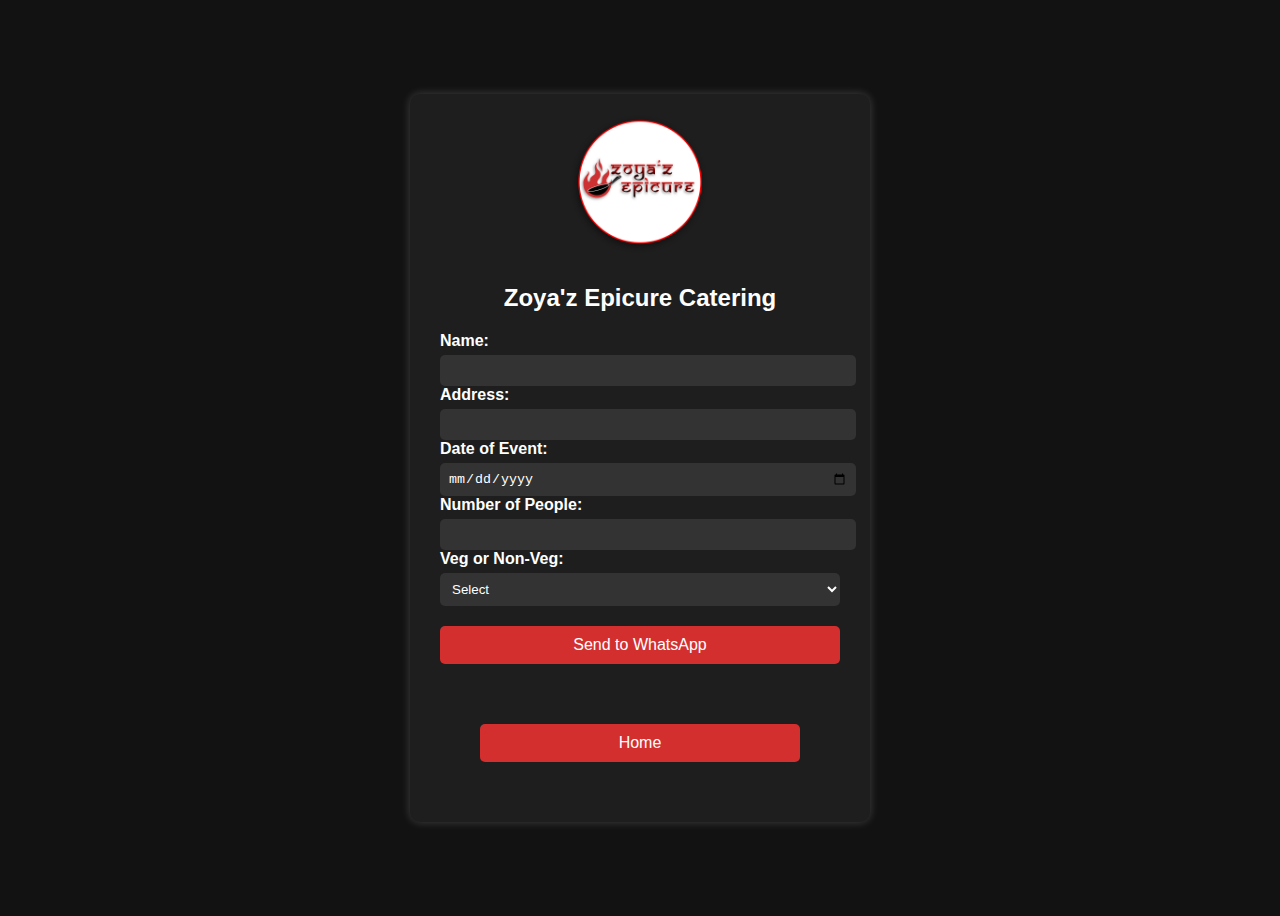
<file: catering.html>
<!DOCTYPE html>
<html lang="en">
<head>
    <meta charset="UTF-8" />
    <meta name="viewport" content="width=device-width, initial-scale=1.0"/>
    <title>Zoya'z Epicure Catering</title>
    <style>
        body {
            background-color: #121212;
            color: #ffffff;
            font-family: Arial, sans-serif;
            display: flex;
            justify-content: center;
            align-items: center;
            min-height: 100vh;
        }
        .container {
            background-color: #1e1e1e;
            padding: 20px 30px;
            border-radius: 10px;
            box-shadow: 0 0 10px rgba(255, 255, 255, 0.2);
            max-width: 400px;
            width: 100%;
        }
        h2 {
            text-align: center;
            margin-bottom: 20px;
        }
        img {
            display: block;
            margin: 0 auto 20px auto;
            max-width: 150px;
        }
        label {
            font-weight: bold;
            margin-top: 10px;
        }
        input, select, textarea {
            width: 100%;
            padding: 8px;
            margin-top: 5px;
            border: none;
            border-radius: 5px;
            background-color: #333;
            color: #fff;
        }
        button {
            width: 100%;
            padding: 10px;
            margin-top: 20px;
            background-color: #d32f2f;
            color: #fff;
            border: none;
            border-radius: 5px;
            font-size: 16px;
            cursor: pointer;
        }
        button:hover {
            background-color: #b71c1c;
        }
    </style>
</head>
<body>

    <div class="container">
        <a href="index.html"><img src="logo.png" alt="Zoya'z Epicure Logo" /></a>
        <h2>Zoya'z Epicure Catering</h2>
        <form id="whatsappForm">
            <label for="name">Name:</label>
            <input type="text" id="name" required>

            <label for="address">Address:</label>
            <input type="text" id="address" required>

            <label for="date">Date of Event:</label>
            <input type="date" id="date" required>

            <label for="people">Number of People:</label>
            <input type="number" id="people" min="1" required>

            <label for="food">Veg or Non-Veg:</label>
            <select id="food" required>
                <option value="">Select</option>
                <option value="Veg">Veg</option>
                <option value="Non-Veg">Non-Veg</option>
            </select>

            <button type="submit">Send to WhatsApp</button>
        </form>
        <div style="margin: 10%;">
            <a href="index.html"><button>Home</button></a>
        </div>
    </div>

    <script>
        document.getElementById('whatsappForm').addEventListener('submit', function(e) {
            e.preventDefault();

            let name = document.getElementById('name').value.trim();
            let address = document.getElementById('address').value.trim();
            let date = document.getElementById('date').value;
            let people = document.getElementById('people').value.trim();
            let food = document.getElementById('food').value;

            if (!name || !address || !date || !people || !food) {
                alert("Please fill all fields!");
                return;
            }

            let text = `Name: ${name}\nAddress: ${address}\nDate of Event: ${date}\nNumber of People: ${people}\nFood Preference: ${food}`;
            let encodedText = encodeURIComponent(text);

            let whatsappNumber = "918133872736";
            let whatsappURL = `https://wa.me/${whatsappNumber}?text=${encodedText}`;

            window.open(whatsappURL, '_blank');
        });
    </script>
</body>
</html>
</file>
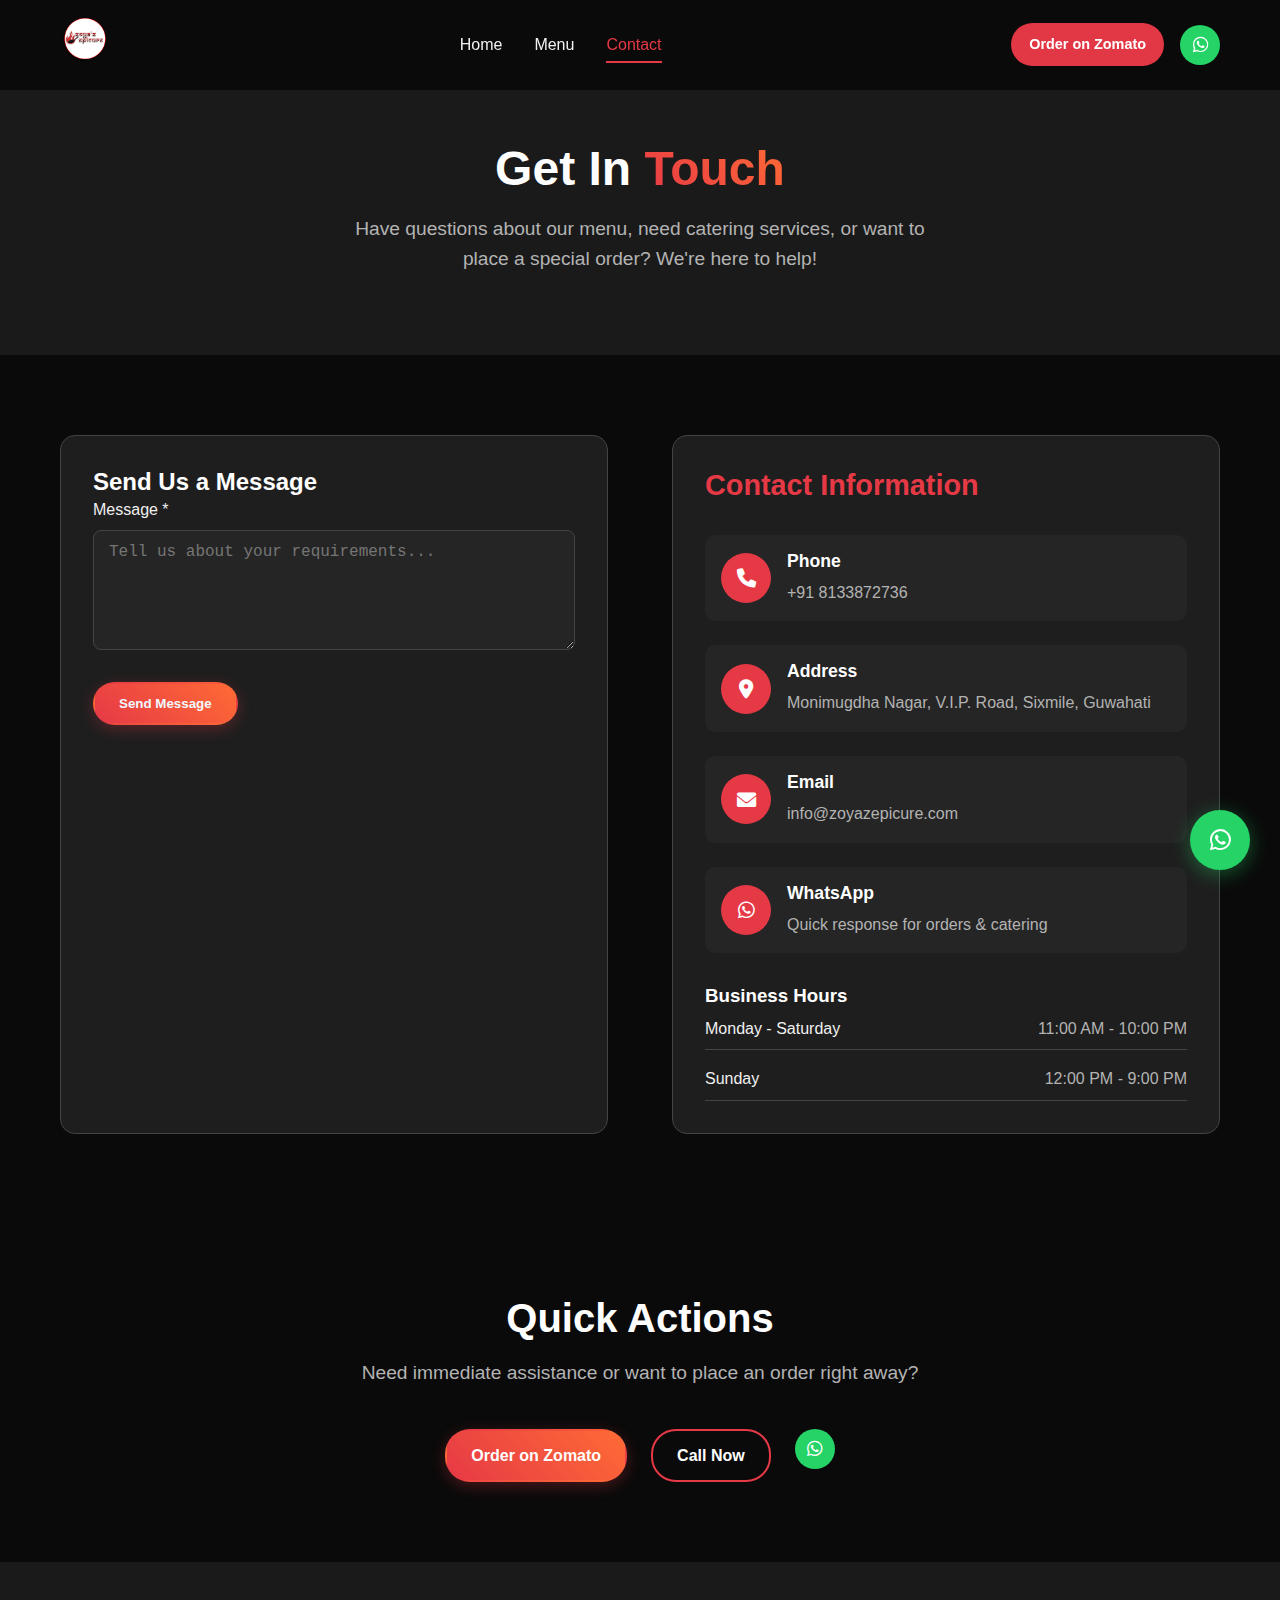
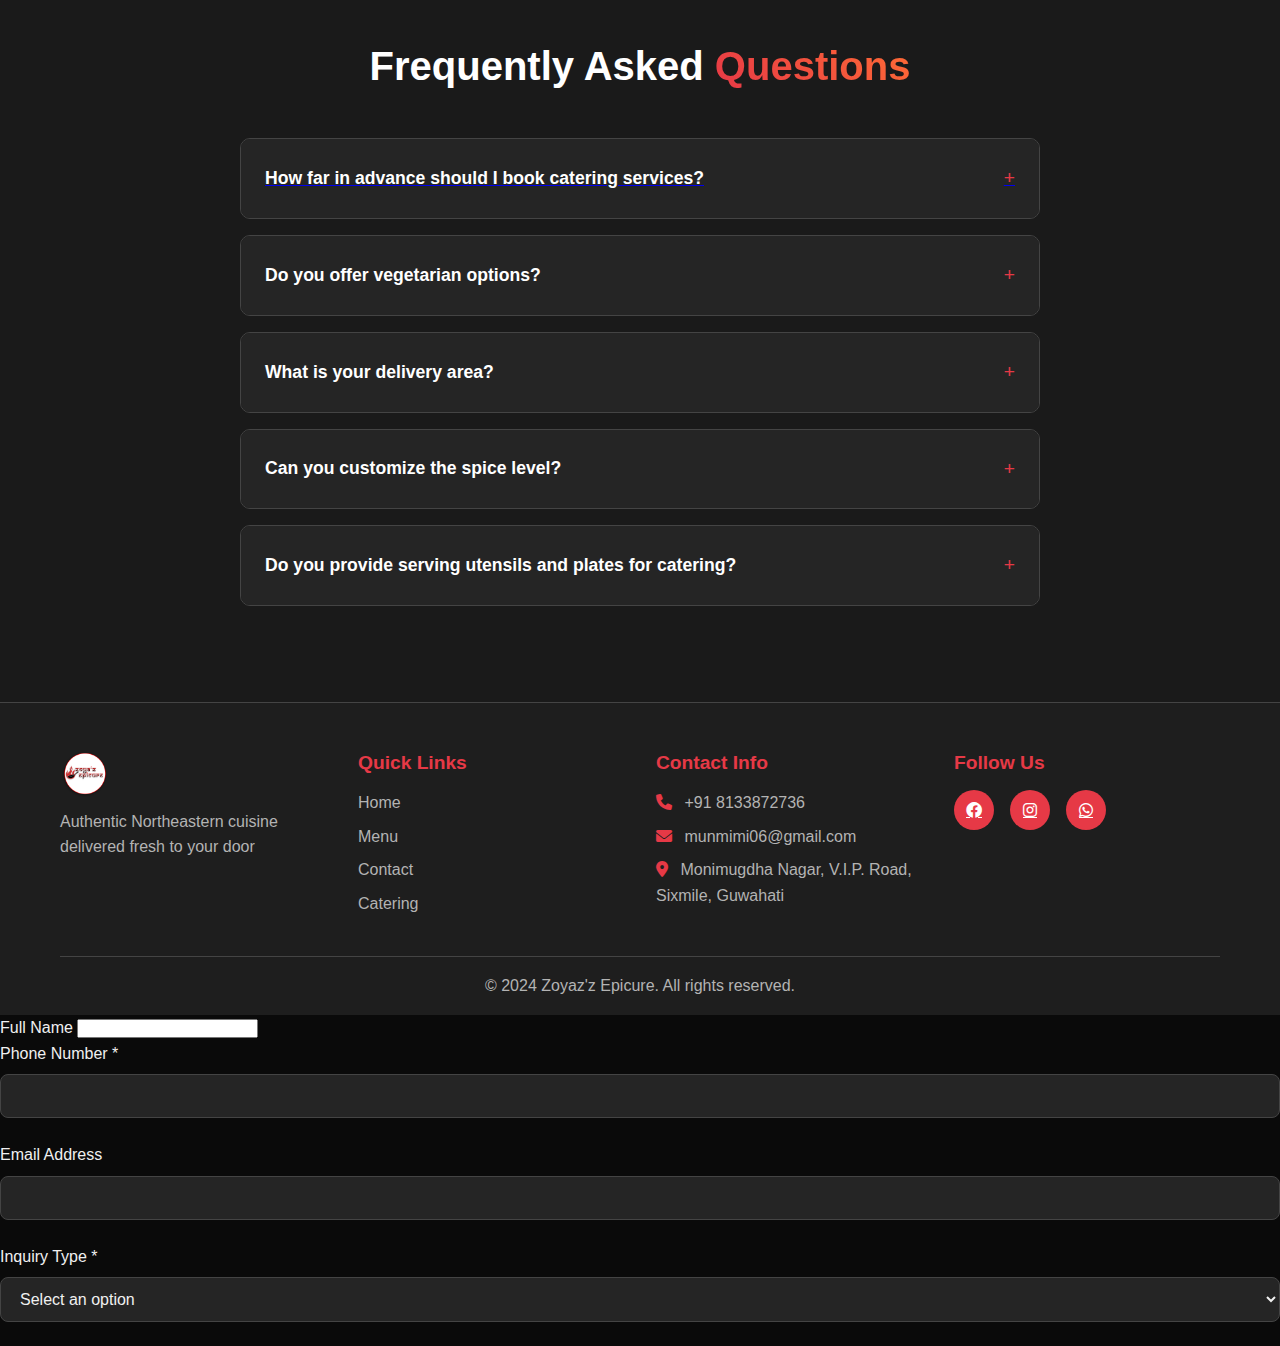
<file: contact.html>
<!DOCTYPE html>
<html lang="en">
<head>
    <meta charset="UTF-8">
    <meta name="viewport" content="width=device-width, initial-scale=1.0">
    <title>Contact Us - Zoyaz'z Epicure | Catering & Orders</title>
    <link rel="stylesheet" href="style.css">
    <link href="https://cdnjs.cloudflare.com/ajax/libs/font-awesome/6.0.0/css/all.min.css" rel="stylesheet">
</head>
<body>
    <!-- Navigation -->
    <nav class="navbar">
        <div class="nav-container">
            <div class="nav-logo">
                <a href="index.html">
                <img src="logo.png" alt="Zoyaz'z Epicure" class="logo-img">
                </a>
            </div>
            <div class="nav-menu">
                <a href="index.html" class="nav-link">Home</a>
                <a href="menu.html" class="nav-link">Menu</a>
                <a href="contact.html" class="nav-link active">Contact</a>
            </div>
            <div class="nav-buttons">
                <a href="https://zomato.onelink.me/xqzv/6pu6zrtl

" class="btn btn-zomato">Order on Zomato</a>
                <a href="https://wa.me/918133872736?text=I%20would%20like%20to%20place%20an%20order%20from%20Zoya'z%20Epicure%20Cloud%20Kitchen
" class="btn btn-whatsapp"><i class="fab fa-whatsapp"></i></a>
            </div>
            <div class="hamburger">
                <span></span>
                <span></span>
                <span></span>
            </div>
        </div>
    </nav>

    <!-- Contact Hero Section -->
    <section class="contact-hero">
        <div class="container">
            <h1>Get In <span class="flame-text">Touch</span></h1>
            <p>Have questions about our menu, need catering services, or want to place a special order? We're here to help!</p>
        </div>
    </section>

    <!-- Contact Main Section -->
    <section class="contact-main">
        <div class="container">
            <div class="contact-content">
                <div class="contact-form">
                    <h2>Send Us a Message</h2>
                    <form id="contactForm">
                        <div class="form-group">
                            <label for="message">Message *</label>
                            <textarea id="message" name="message" placeholder="Tell us about your requirements..." required></textarea>
                        </div>
                        <button type="submit" class="btn btn-primary"><a href="https://wa.me/918133872736?text=Message%20From%20Website" style="text-decoration: none;color: aliceblue;">Send Message</a></button>
                    </form>
                </div>
                
                <div class="contact-info">
                    <h2>Contact Information</h2>
                    <div class="info-item">
                        <div class="info-icon">
                            <i class="fas fa-phone"></i>
                        </div>
                        <div class="info-details">
                            <h3>Phone</h3>
                            <p>+91 8133872736</p>
                        </div>
                    </div>
                    <div class="info-item">
                        <div class="info-icon">
                            <i class="fas fa-map-marker-alt"></i>
                        </div>
                        <div class="info-details">
                            <h3>Address</h3>
                            <p>Monimugdha Nagar, V.I.P. Road, Sixmile, Guwahati</p>
                        </div>
                    </div>
                    <div class="info-item">
                        <div class="info-icon">
                            <i class="fas fa-envelope"></i>
                        </div>
                        <div class="info-details">
                            <h3>Email</h3>
                            <p>info@zoyazepicure.com</p>
                        </div>
                    </div>
                    <div class="info-item">
                        <div class="info-icon">
                            <i class="fab fa-whatsapp"></i>
                        </div>
                        <div class="info-details">
                            <h3>WhatsApp</h3>
                            <p>Quick response for orders & catering</p>
                        </div>
                    </div>
                    
                    <div class="business-hours">
                        <h3>Business Hours</h3>
                        <div class="hours-grid">
                            <div class="hour-item">
                                <span class="hour-day">Monday - Saturday</span>
                                <span class="hour-time">11:00 AM - 10:00 PM</span>
                            </div>
                            <div class="hour-item">
                                <span class="hour-day">Sunday</span>
                                <span class="hour-time">12:00 PM - 9:00 PM</span>
                            </div>
                        </div>
                    </div>
                </div>
            </div>
        </div>
    </section>

    <!-- Quick Actions Section -->
    <section class="cta-section">
        <div class="container">
            <div class="cta-content">
                <h2>Quick Actions</h2>
                <p>Need immediate assistance or want to place an order right away?</p>
                <div class="cta-buttons">
                    <a href="https://zomato.onelink.me/xqzv/6pu6zrtl" class="btn btn-primary">Order on Zomato</a>
                    <a href="tel:+918133872736" class="btn btn-secondary">Call Now</a>
                    <a href="https://wa.me/918133872736?text=I%20would%20like%20to%20place%20an%20order%20from%20Zoya'z%20Epicure%20Cloud%20Kitchen
" class="btn btn-whatsapp"><i class="fab fa-whatsapp"></i></a>
                </div>
            </div>
        </div>
    </section>

    <!-- FAQ Section -->
    <section class="faq-section">
        <div class="container">
            <h2 class="section-title">Frequently Asked <span class="flame-text">Questions</span></h2>
            <div class="faq-container">
                <div class="faq-item">
                    <a href="FAQ.html">
                    <div class="faq-question">
                        <h3>How far in advance should I book catering services?</h3>
                        <span class="faq-toggle">+</span>
                    </div>
                    </a>
                    <div class="faq-answer">
                        <p>We recommend booking catering services at least 2-3 days in advance for small events (10-20 people) and 5-7 days for larger events (30+ people). This ensures we can prepare fresh ingredients and accommodate any special dietary requirements.</p>
                    </div>
                </div>
                <div class="faq-item">
                    <div class="faq-question">
                        <h3>Do you offer vegetarian options?</h3>
                        <span class="faq-toggle">+</span>
                    </div>
                    <div class="faq-answer">
                        <p>While our specialty is authentic northeastern cuisine which traditionally includes meat and fish, we can customize vegetarian platters using traditional Assamese vegetables, lentils, and dairy preparations. Please contact us to discuss vegetarian catering options.</p>
                    </div>
                </div>
                <div class="faq-item">
                    <div class="faq-question">
                        <h3>What is your delivery area?</h3>
                        <span class="faq-toggle">+</span>
                    </div>
                    <div class="faq-answer">
                        <p>We deliver throughout Guwahati through Zomato. For catering services, we cover Guwahati and nearby areas. Additional charges may apply for locations beyond 15km from our kitchen.</p>
                    </div>
                </div>
                <div class="faq-item">
                    <div class="faq-question">
                        <h3>Can you customize the spice level?</h3>
                        <span class="faq-toggle">+</span>
                    </div>
                    <div class="faq-answer">
                        <p>Absolutely! We understand that spice tolerance varies. You can request mild, medium, or extra spicy preparations when placing your order. Just mention your preference in the special instructions.</p>
                    </div>
                </div>
                <div class="faq-item">
                    <div class="faq-question">
                        <h3>Do you provide serving utensils and plates for catering?</h3>
                        <span class="faq-toggle">+</span>
                    </div>
                    <div class="faq-answer">
                        <p>Yes, we provide disposable plates, serving spoons, and tissues with all catering orders. For premium events, we can arrange proper serving dishes and utensils at an additional cost.</p>
                    </div>
                </div>
            </div>
        </div>
    </section>

    <!-- Footer -->
    <footer class="footer">
        <div class="container">
            <div class="footer-content">
                <div class="footer-section">
                    <div class="footer-logo">
                        <img src="logo.png" alt="Zoyaz'z Epicure" class="logo-img">
                        <p>Authentic Northeastern cuisine delivered fresh to your door</p>
                    </div>
                </div>
                <div class="footer-section">
                    <h3>Quick Links</h3>
                    <ul>
                        <li><a href="index.html">Home</a></li>
                        <li><a href="menu.html">Menu</a></li>
                        <li><a href="contact.html">Contact</a></li>
                        <li><a href="#">Catering</a></li>
                    </ul>
                </div>
                <div class="footer-section">
                    <h3>Contact Info</h3>
                    <p><i class="fas fa-phone"></i> +91 8133872736</p>
                    <p><i class="fas fa-envelope"></i> munmimi06@gmail.com</p>
                    <p><i class="fas fa-map-marker-alt"></i> Monimugdha Nagar, V.I.P. Road, Sixmile, Guwahati</p>
                </div>
                <div class="footer-section">
                    <h3>Follow Us</h3>
                    <div class="social-links">
                        <a href="#"><i class="fab fa-facebook"></i></a>
                        <a href="#"><i class="fab fa-instagram"></i></a>
                        <a href="#"><i class="fab fa-whatsapp"></i></a>
                    </div>
                </div>
            </div>
            <div class="footer-bottom">
                <p>&copy; 2024 Zoyaz'z Epicure. All rights reserved.</p>
            </div>
        </div>
    </footer>

    <!-- WhatsApp Floating Button -->
    <div class="whatsapp-float">
        <a href="https://wa.me/918133872736?text=I%20would%20like%20to%20place%20an%20order%20from%20Zoya'z%20Epicure%20Cloud%20Kitchen" class="whatsapp-button">
            <i class="fab fa-whatsapp"></i>
        </a>
    </div>

    <script>
        // Mobile Menu Toggle
        const hamburger = document.querySelector('.hamburger');
        const navMenu = document.querySelector('.nav-menu');
        
        hamburger.addEventListener('click', () => {
            hamburger.classList.toggle('active');
            navMenu.classList.toggle('active');
        });

        // Close menu when clicking on a link
        document.querySelectorAll('.nav-link').forEach(n => n.addEventListener('click', () => {
            hamburger.classList.remove('active');
            navMenu.classList.remove('active');
        }));

        // Form handling for inquiry type
        const inquiryType = document.getElementById('inquiry-type');
        const eventDetails = document.getElementById('event-details');
        const guestCount = document.getElementById('guest-count');
        
        inquiryType.addEventListener('change', function() {
            if (this.value === 'catering' || this.value === 'custom-platter') {
                eventDetails.style.display = 'block';
                guestCount.style.display = 'block';
            } else {
                eventDetails.style.display = 'none';
                guestCount.style.display = 'none';
            }
        });

        // FAQ Toggle
        document.querySelectorAll('.faq-question').forEach(question => {
            question.addEventListener('click', () => {
                const faqItem = question.parentElement;
                const answer = faqItem.querySelector('.faq-answer');
                const toggle = question.querySelector('.faq-toggle');
                
                // Close other open FAQs
                document.querySelectorAll('.faq-item').forEach(item => {
                    if (item !== faqItem) {
                        item.querySelector('.faq-answer').classList.remove('active');
                        item.querySelector('.faq-toggle').textContent = '+';
                    }
                });
                
                // Toggle current FAQ
                answer.classList.toggle('active');
                toggle.textContent = answer.classList.contains('active') ? '−' : '+';
            });
        });

        // Form submission
        document.getElementById('contactForm').addEventListener('submit', function(e) {
            e.preventDefault();
            alert('Thank you for your message! We will get back to you soon.');
            this.reset();
        });
    </script>
</body>
</html>
                            <label for="name">Full Name </label>
                            <input type="text" id="name" name="name" required>
                        </div>
                        <div class="form-group">
                            <label for="phone">Phone Number *</label>
                            <input type="tel" id="phone" name="phone" required>
                        </div>
                        <div class="form-group">
                            <label for="email">Email Address</label>
                            <input type="email" id="email" name="email">
                        </div>
                        <div class="form-group">
                            <label for="inquiry-type">Inquiry Type *</label>
                            <select id="inquiry-type" name="inquiry-type" required>
                                <option value="">Select an option</option>
                                <option value="general">General Inquiry</option>
                                <option value="catering">Catering Services</option>
                                <option value="bulk-order">Bulk Food Order</option>
                                <option value="custom-platter">Custom Platter</option>
                                <option value="feedback">Feedback</option>
                                <option value="other">Other</option>
                            </select>
                        </div>
                        <div class="form-group" id="event-details" style="display: none;">
                            <label for="event-date">Event Date</label>
                            <input type="date" id="event-date" name="event-date">
                        </div>
                        <div class="form-group" id="guest-count" style="display: none;">
                            <label for="guests">Number of Guests</label>
                            <input type="number" id="guests" name="guests" min="10" max="200">
                        </div>
                        <div class
</file>
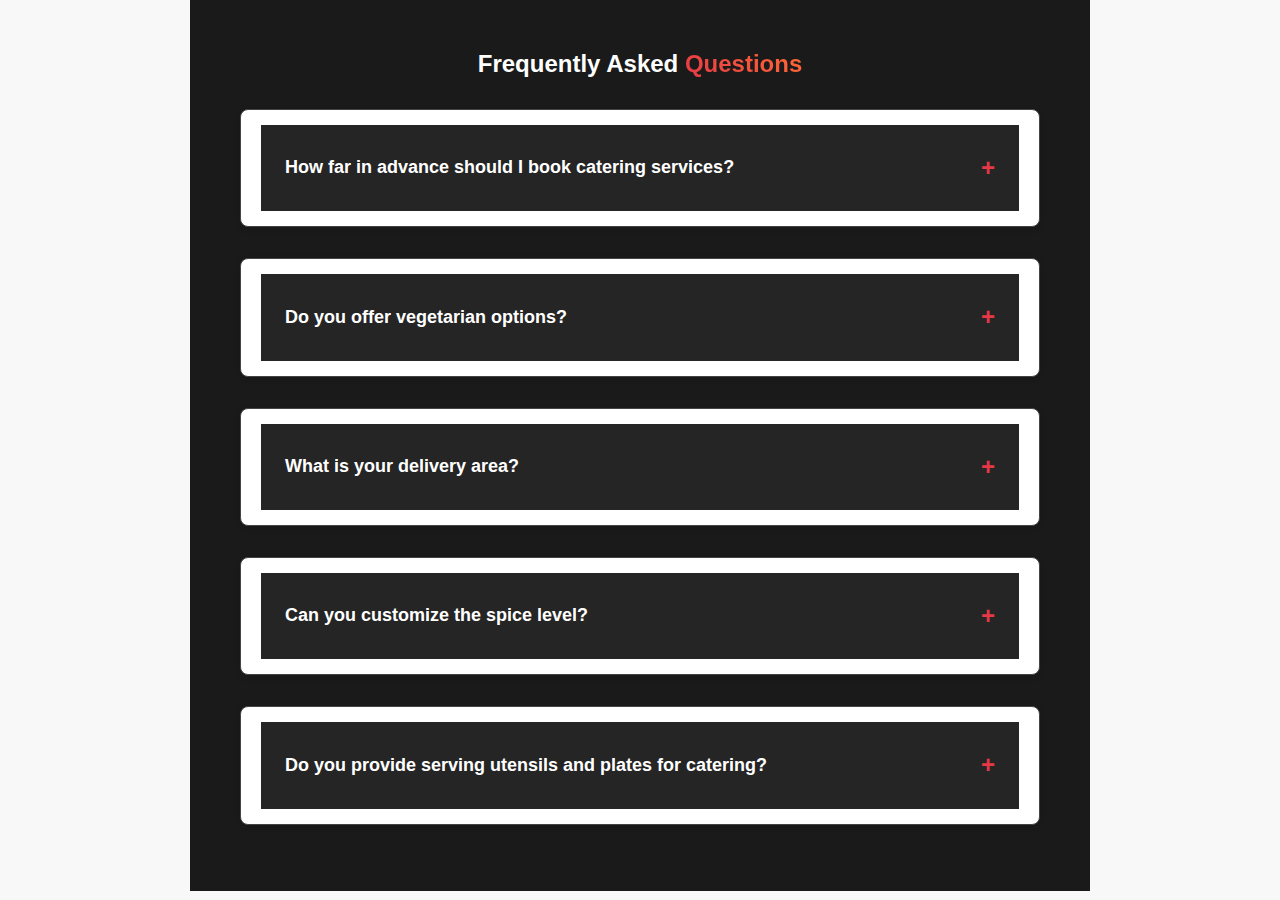
<file: FAQ.html>
<!DOCTYPE html>
<html lang="en">
<head>
  <meta charset="UTF-8">
  <meta name="viewport" content="width=device-width, initial-scale=1.0">
  <title>FAQs - Zoyaz'z Epicure</title>
  <link rel="stylesheet" href="style.css">
  <link href="https://cdnjs.cloudflare.com/ajax/libs/font-awesome/6.0.0/css/all.min.css" rel="stylesheet">
  <style>
    body {
      font-family: Arial, sans-serif;
      margin: 0;
      padding: 0;
      background: #f8f8f8;
    }
    .faq-section {
      padding: 50px 20px;
      max-width: 900px;
      margin: auto;
    }
    .faq-section h2 {
      text-align: center;
      margin-bottom: 30px;
    }
    .faq-container {
      display: flex;
      flex-direction: column;
      gap: 15px;
    }
    .faq-item {
      background: #fff;
      border-radius: 8px;
      padding: 15px 20px;
      box-shadow: 0 2px 6px rgba(0,0,0,0.1);
      cursor: pointer;
    }
    .faq-question {
      display: flex;
      justify-content: space-between;
      align-items: center;
    }
    .faq-question h3 {
      margin: 0;
      font-size: 18px;
    }
    .faq-toggle {
      font-size: 24px;
      font-weight: bold;
      transition: 0.3s;
    }
    .faq-answer {
      display: none;
      margin-top: 10px;
      color: #c40000;
    }
    .faq-answer.active {
      display: block;
    }
  </style>
</head>
<body>

  <!-- FAQ Section -->
  <section class="faq-section">
    <h2>Frequently Asked <span class="flame-text">Questions</span></h2>
    <div class="faq-container">
      <div class="faq-item">
        <div class="faq-question">
          <h3>How far in advance should I book catering services?</h3>
          <span class="faq-toggle">+</span>
        </div>
        <div class="faq-answer">
          <p>We recommend booking catering services at least 2-3 days in advance for small events and 5-7 days for larger events. This ensures we can prepare fresh ingredients and accommodate special requests.</p>
        </div>
      </div>
      <div class="faq-item">
        <div class="faq-question">
          <h3>Do you offer vegetarian options?</h3>
          <span class="faq-toggle">+</span>
        </div>
        <div class="faq-answer">
          <p>Yes, while our specialty is authentic northeastern cuisine, we can customize vegetarian platters with Assamese vegetables, lentils, and dairy dishes. Contact us for vegetarian catering options.</p>
        </div>
      </div>
      <div class="faq-item">
        <div class="faq-question">
          <h3>What is your delivery area?</h3>
          <span class="faq-toggle">+</span>
        </div>
        <div class="faq-answer">
          <p>We deliver throughout Guwahati via Zomato. Catering covers Guwahati and nearby areas, with extra charges beyond 15 km from our kitchen.</p>
        </div>
      </div>
      <div class="faq-item">
        <div class="faq-question">
          <h3>Can you customize the spice level?</h3>
          <span class="faq-toggle">+</span>
        </div>
        <div class="faq-answer">
          <p>Absolutely! You can request mild, medium, or extra spicy dishes when placing your order. Just mention it in the special instructions.</p>
        </div>
      </div>
      <div class="faq-item">
        <div class="faq-question">
          <h3>Do you provide serving utensils and plates for catering?</h3>
          <span class="faq-toggle">+</span>
        </div>
        <div class="faq-answer">
          <p>Yes, we provide disposable plates, serving spoons, and tissues with catering orders. Premium serving dishes and utensils can be arranged at extra cost.</p>
        </div>
      </div>
    </div>
  </section>

  <script>
    document.querySelectorAll('.faq-question').forEach(question => {
      question.addEventListener('click', () => {
        const faqItem = question.parentElement;
        const answer = faqItem.querySelector('.faq-answer');
        const toggle = question.querySelector('.faq-toggle');

        // Close other FAQs
        document.querySelectorAll('.faq-item').forEach(item => {
          if (item !== faqItem) {
            item.querySelector('.faq-answer').classList.remove('active');
            item.querySelector('.faq-toggle').textContent = '+';
          }
        });

        // Toggle current
        answer.classList.toggle('active');
        toggle.textContent = answer.classList.contains('active') ? '−' : '+';
      });
    });
  </script>

</body>
</html>
</file>
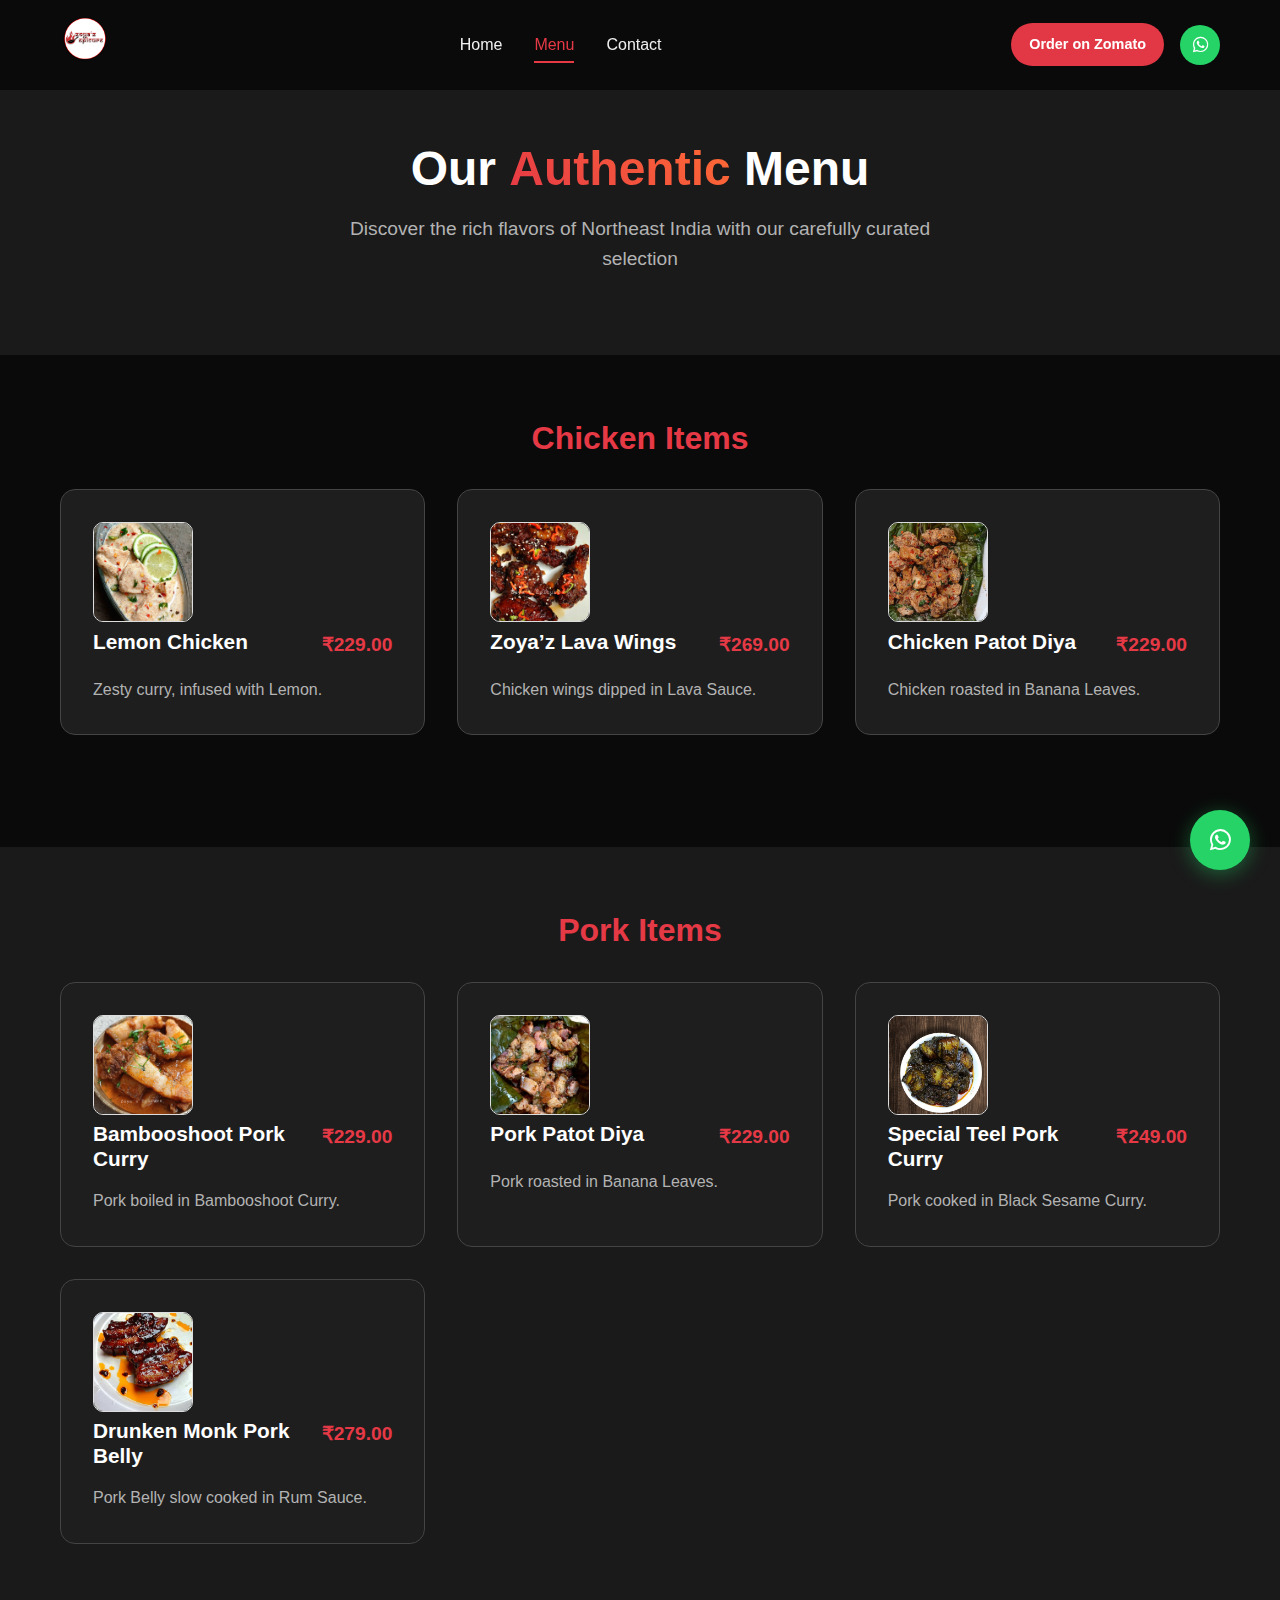
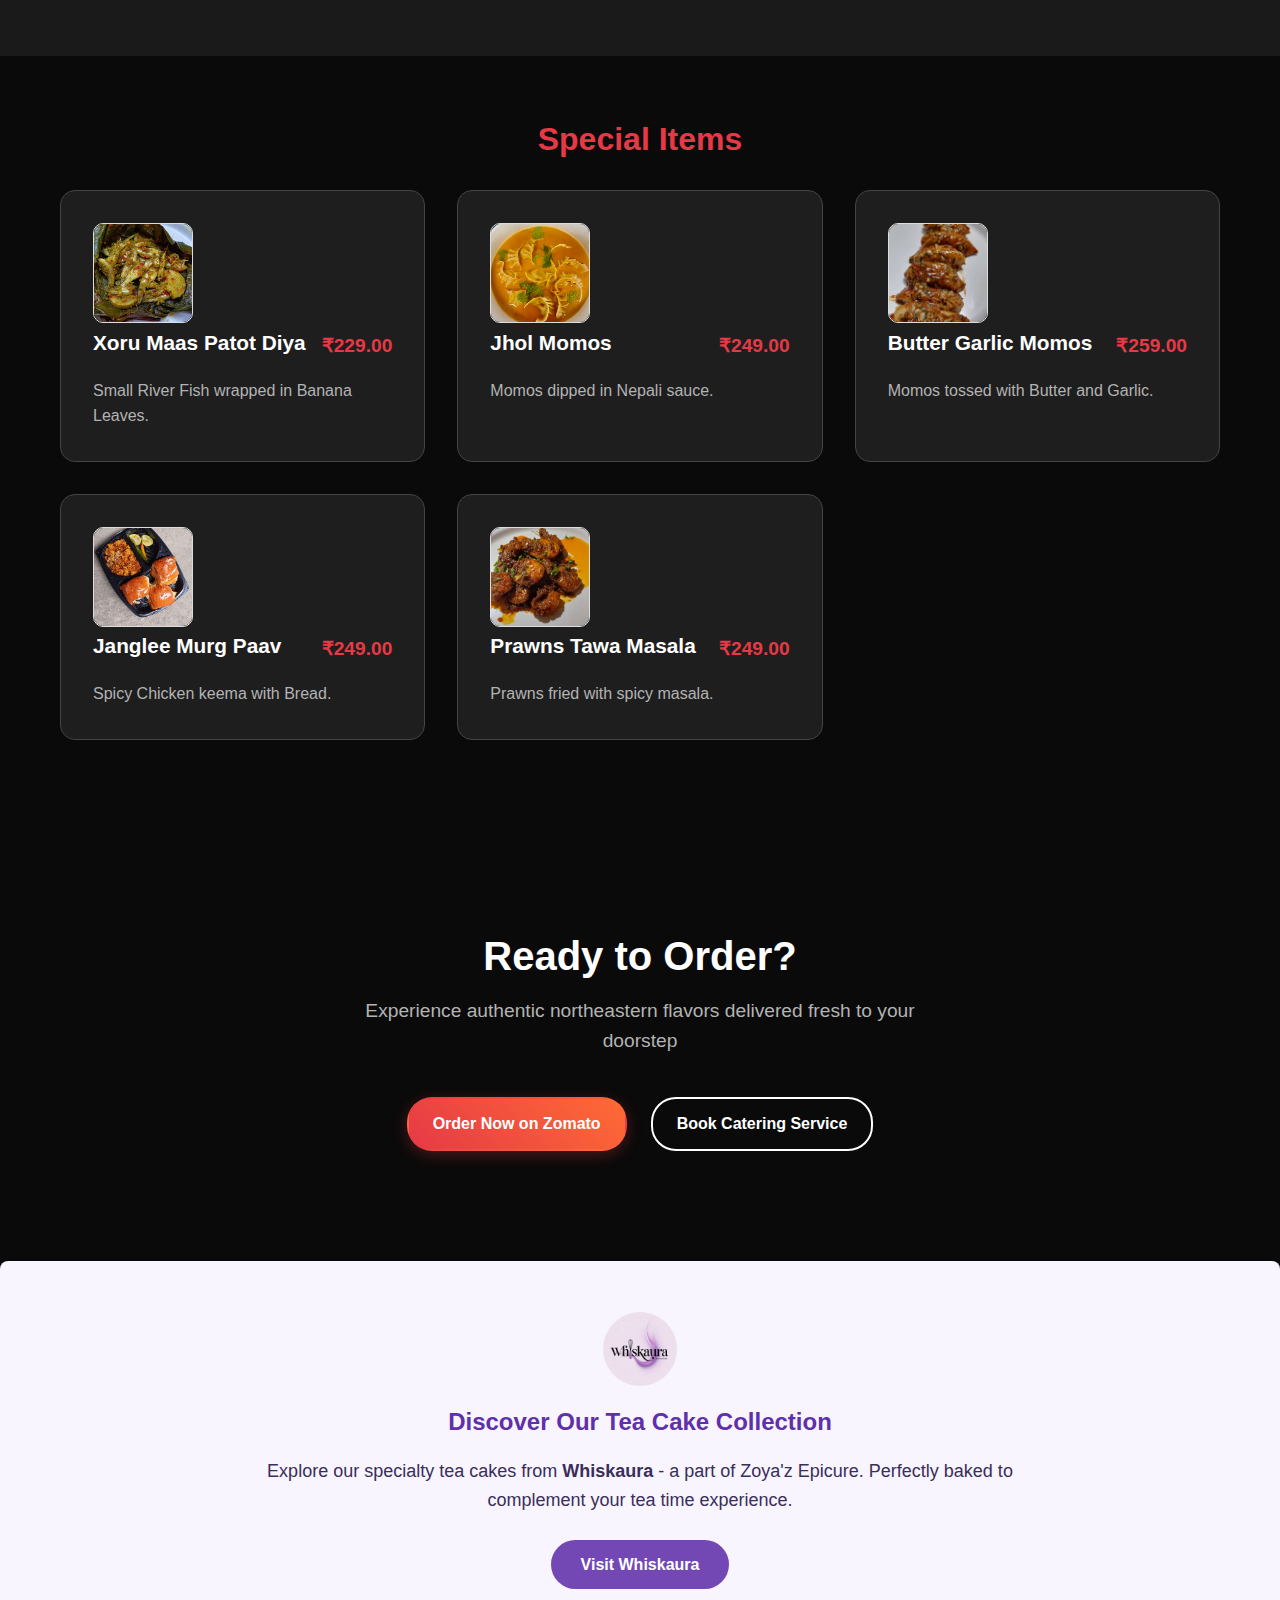
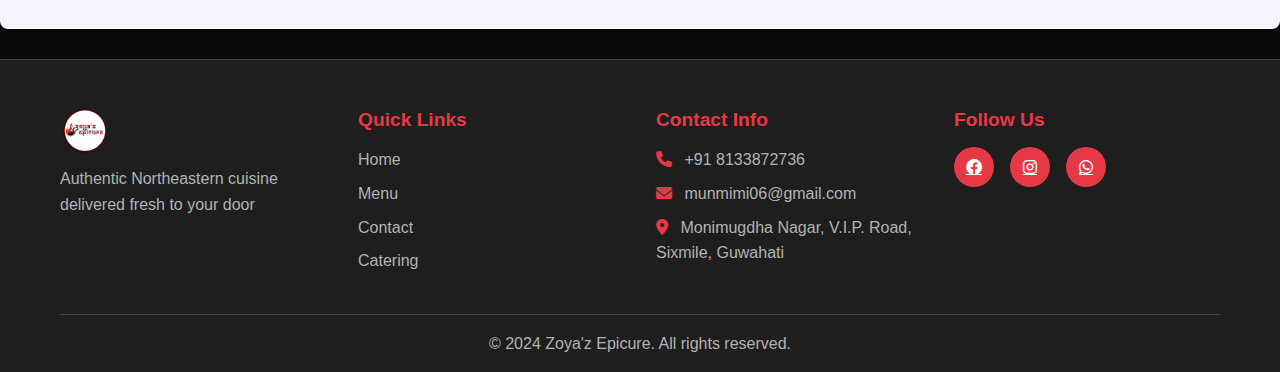
<file: menu.html>
<!DOCTYPE html>
<html lang="en">
<head>
  <meta charset="UTF-8" />
  <meta name="viewport" content="width=device-width, initial-scale=1.0"/>
  <title>Menu - Zoya'z Epicure | Authentic Northeastern Cuisine</title>
  <link rel="stylesheet" href="style.css" />
  <link href="https://cdnjs.cloudflare.com/ajax/libs/font-awesome/6.0.0/css/all.min.css" rel="stylesheet"/>
</head>
<body>
  <!-- Navigation -->
  <nav class="navbar">
    <div class="nav-container">
      <div class="nav-logo">
        <a href="index.html">
        <img src="logo.png" alt="Zoya'z Epicure" class="logo-img"/>
        </a>
      </div>
      <div class="nav-menu">
        <a href="index.html" class="nav-link">Home</a>
        <a href="menu.html" class="nav-link active">Menu</a>
        <a href="contact.html" class="nav-link">Contact</a>
      </div>
      <div class="nav-buttons">
        <a href="https://zomato.onelink.me/xqzv/6pu6zrtl" class="btn btn-zomato">Order on Zomato</a>
        <a href="https://wa.me/918133872736?text=I%20would%20like%20to%20place%20an%20order%20from%20Zoya'z%20Epicure%20Cloud%20Kitchen" class="btn btn-whatsapp"><i class="fab fa-whatsapp"></i></a>
      </div>
      <div class="hamburger"><span></span><span></span><span></span></div>
    </div>
  </nav>

  <!-- Hero -->
  <section class="menu-hero">
    <div class="container">
      <h1>Our <span class="flame-text">Authentic</span> Menu</h1>
      <p>Discover the rich flavors of Northeast India with our carefully curated selection</p>
    </div>
  </section>

  <!-- Chicken Items -->
  <section class="menu-section">
    <div class="container">
      <div class="menu-category">
        <h2 class="category-title">Chicken Items</h2>
        <div class="menu-grid">
          <div class="menu-item">
            <img src="lc.jpg" alt="Lemon Chicken" class="menu-img"/>
            <div class="menu-text">
              <div class="menu-item-header">
                <h3>Lemon Chicken</h3>
                <span class="menu-price">₹229.00</span>
              </div>
              <p class="menu-description">Zesty curry, infused with Lemon.</p>
            </div>
          </div>
          <div class="menu-item">
            <img src="lw.jpg" alt="Zoya’z Lava Wings" class="menu-img"/>
            <div class="menu-text">
              <div class="menu-item-header">
                <h3>Zoya’z Lava Wings</h3>
                <span class="menu-price">₹269.00</span>
              </div>
              <p class="menu-description">Chicken wings dipped in Lava Sauce.</p>
            </div>
          </div>
          <div class="menu-item">
            <img src="cp.jpg" alt="Chicken Patot Diya" class="menu-img"/>
            <div class="menu-text">
              <div class="menu-item-header">
                <h3>Chicken Patot Diya</h3>
                <span class="menu-price">₹229.00</span>
              </div>
              <p class="menu-description">Chicken roasted in Banana Leaves.</p>
            </div>
          </div>
        </div>
      </div>
    </div>
  </section>

  <!-- Pork Items -->
  <section class="menu-section">
    <div class="container">
      <div class="menu-category">
        <h2 class="category-title">Pork Items</h2>
        <div class="menu-grid">
          <div class="menu-item">
            <img src="bp.jpg" alt="Bambooshoot Pork Curry" class="menu-img"/>
            <div class="menu-text">
              <div class="menu-item-header">
                <h3>Bambooshoot Pork Curry</h3>
                <span class="menu-price">₹229.00</span>
              </div>
              <p class="menu-description">Pork boiled in Bambooshoot Curry.</p>
            </div>
          </div>
          <div class="menu-item">
            <img src="pp.jpg" alt="Pork Patot Diya" class="menu-img"/>
            <div class="menu-text">
              <div class="menu-item-header">
                <h3>Pork Patot Diya</h3>
                <span class="menu-price">₹229.00</span>
              </div>
              <p class="menu-description">Pork roasted in Banana Leaves.</p>
            </div>
          </div>
          <div class="menu-item">
            <img src="tp.jpg" alt="Special Teel Pork Curry" class="menu-img"/>
            <div class="menu-text">
              <div class="menu-item-header">
                <h3>Special Teel Pork Curry</h3>
                <span class="menu-price">₹249.00</span>
              </div>
              <p class="menu-description">Pork cooked in Black Sesame Curry.</p>
            </div>
          </div>
          <div class="menu-item">
            <img src="pb.jpg" alt="Drunken Monk Pork Belly" class="menu-img"/>
            <div class="menu-text">
              <div class="menu-item-header">
                <h3>Drunken Monk Pork Belly</h3>
                <span class="menu-price">₹279.00</span>
              </div>
              <p class="menu-description">Pork Belly slow cooked in Rum Sauce.</p>
            </div>
          </div>
        </div>
      </div>
    </div>
  </section>

  <!-- Special Items -->
  <section class="menu-section">
    <div class="container">
      <div class="menu-category">
        <h2 class="category-title">Special Items</h2>
        <div class="menu-grid">
          <div class="menu-item">
            <img src="sf.jpg" alt="Xoru Maas Patot Diya" class="menu-img"/>
            <div class="menu-text">
              <div class="menu-item-header">
                <h3>Xoru Maas Patot Diya</h3>
                <span class="menu-price">₹229.00</span>
              </div>
              <p class="menu-description">Small River Fish wrapped in Banana Leaves.</p>
            </div>
          </div>
          <div class="menu-item">
            <img src="jhm.jpg" alt="Jhol Momos" class="menu-img"/>
            <div class="menu-text">
              <div class="menu-item-header">
                <h3>Jhol Momos</h3>
                <span class="menu-price">₹249.00</span>
              </div>
              <p class="menu-description">Momos dipped in Nepali sauce.</p>
            </div>
          </div>
          <div class="menu-item">
            <img src="bm.jpg" alt="Butter Garlic Momos" class="menu-img"/>
            <div class="menu-text">
              <div class="menu-item-header">
                <h3>Butter Garlic Momos</h3>
                <span class="menu-price">₹259.00</span>
              </div>
              <p class="menu-description">Momos tossed with Butter and Garlic.</p>
            </div>
          </div>
          <div class="menu-item">
            <img src="jmp.jpg" alt="Janglee Murg Paav" class="menu-img"/>
            <div class="menu-text">
              <div class="menu-item-header">
                <h3>Janglee Murg Paav</h3>
                <span class="menu-price">₹249.00</span>
              </div>
              <p class="menu-description">Spicy Chicken keema with Bread.</p>
            </div>
          </div>
          <div class="menu-item">
            <img src="pt.jpg" alt="Prawns Tawa Masala" class="menu-img"/>
            <div class="menu-text">
              <div class="menu-item-header">
                <h3>Prawns Tawa Masala</h3>
                <span class="menu-price">₹249.00</span>
              </div>
              <p class="menu-description">Prawns fried with spicy masala.</p>
            </div>
          </div>
        </div>
      </div>
    </div>
  </section>

  <!-- Order CTA -->
  <section class="cta-section">
    <div class="container">
      <div class="cta-content">
        <h2>Ready to Order?</h2>
        <p>Experience authentic northeastern flavors delivered fresh to your doorstep</p>
        <div class="cta-buttons">
          <a href="https://zomato.onelink.me/xqzv/yfa52j67" class="btn btn-primary">Order Now on Zomato</a>
          <a href="contact.html" class="btn btn-outline">Book Catering Service</a>
        </div>
      </div>
    </div>
  </section>

  <!-- Whiskaura Integration Section -->
<div style="background-color: #f8f5ff; padding: 40px 20px; text-align: center; border-radius: 8px; margin: 30px 0; box-shadow: 0 4px 12px rgba(0,0,0,0.05);">
    <div style="max-width: 800px; margin: 0 auto;">
      <div><img src="WHISKAURA LOGO.png" height="100px width="100px"></div>
        <h2 style="color: #602faa; margin-bottom: 20px;">Discover Our Tea Cake Collection</h2>
        <p style="color: #3A2E5A; margin-bottom: 25px; font-size: 18px;">
            Explore our specialty tea cakes from <strong>Whiskaura</strong> - a part of Zoya'z Epicure. 
            Perfectly baked to complement your tea time experience.
        </p>
        <a href="https://whiskaura.tiiny.site/"
          style="display:inline-block; background-color:#7348b4; color:white; padding:12px 30px;
          border-radius:30px; text-decoration:none; font-weight:600; transition:all 0.3s ease;"
          target="_blank"
          onmouseover="this.style.backgroundColor='#856fa2';this.style.boxShadow='0 6px 16px rgba(0,0,0,0.2)'"
          onmouseout="this.style.backgroundColor='#7348b4';this.style.boxShadow='none'">
          Visit Whiskaura
      </a>  

    </div>
</div>
<!-- End Whiskaura Integration Section -->

  <!-- Footer -->
  <footer class="footer">
    <div class="container">
      <div class="footer-content">
        <div class="footer-section">
          <div class="footer-logo">
            <img src="logo.png" alt="Zoya'z Epicure" class="logo-img"/>
            <p>Authentic Northeastern cuisine delivered fresh to your door</p>
          </div>
        </div>
        <div class="footer-section">
          <h3>Quick Links</h3>
          <ul>
            <li><a href="index.html">Home</a></li>
            <li><a href="menu.html">Menu</a></li>
            <li><a href="contact.html">Contact</a></li>
            <li><a href="catering.html">Catering</a></li>
          </ul>
        </div>
        <div class="footer-section">
          <h3>Contact Info</h3>
          <p><i class="fas fa-phone"></i> +91 8133872736</p>
          <p><i class="fas fa-envelope"></i> munmimi06@gmail.com</p>
          <p><i class="fas fa-map-marker-alt"></i> Monimugdha Nagar, V.I.P. Road, Sixmile, Guwahati</p>
        </div>
        <div class="footer-section">
          <h3>Follow Us</h3>
          <div class="social-links">
            <a href="https://www.facebook.com/zoyaz.epicure"><i class="fab fa-facebook"></i></a>
            <a href="https://www.instagram.com/zoyaz.epicure_pvt/"><i class="fab fa-instagram"></i></a>
            <a href="https://wa.me/918133872736?text=I%20would%20like%20to%20place%20an%20order%20from%20Zoya'z%20Epicure%20Cloud%20Kitchen"><i class="fab fa-whatsapp"></i></a>
          </div>
        </div>
      </div>
      <div class="footer-bottom">
        <p>&copy; 2024 Zoya'z Epicure. All rights reserved.</p>
      </div>
    </div>
  </footer>
   <!-- WhatsApp Floating Button -->
  <div class="whatsapp-float">
   <a class="whatsapp-button" href="https://wa.me/918133872736?text=I%20would%20like%20to%20place%20an%20order%20from%20Zoya'z%20Epicure%20Cloud%20Kitchen
">
    <i class="fab fa-whatsapp">
    </i>
   </a>
  </div>
  <script>
   // Mobile Menu Toggle
        const hamburger = document.querySelector('.hamburger');
        const navMenu = document.querySelector('.nav-menu');
        
        hamburger.addEventListener('click', () => {
            hamburger.classList.toggle('active');
            navMenu.classList.toggle('active');
        });

        // Close menu when clicking on a link
        document.querySelectorAll('.nav-link').forEach(n => n.addEventListener('click', () => {
            hamburger.classList.remove('active');
            navMenu.classList.remove('active');
        }));

        // Smooth scrolling for anchor links
        document.querySelectorAll('a[href^="#"]').forEach(anchor => {
            anchor.addEventListener('click', function (e) {
                e.preventDefault();
                const target = document.querySelector(this.getAttribute('href'));
                if (target) {
                    target.scrollIntoView({
                        behavior: 'smooth'
                    });
                }
            });
        });
  </script>
</body>
</html>
</file>
<file: style.css>
/* CSS Reset and Base Styles */
* {
    margin: 0;
    padding: 0;
    box-sizing: border-box;
}

:root {
    /* Dark Theme Color Variables */
    --primary-bg: #0a0a0a;
    --secondary-bg: #1a1a1a;
    --card-bg: #1e1e1e;
    --accent-bg: #252525;
    --red-primary: #e63946;
    --red-secondary: #CC2936;
    --text-white: #ffffff;
    --text-light: #f0f0f0;
    --text-grey: #b3b3b3;
    --border-dark: #444444;
    --flame-orange: #ff6b35;
    --flame-yellow: #f7931e;
    
    /* Spacing */
    --container-max-width: 1200px;
    --section-padding: 80px 0;
    --card-padding: 2rem;
    
    /* Transitions */
    --transition-smooth: all 0.3s ease;
    --transition-fast: all 0.2s ease;
}

body {
    font-family: 'Segoe UI', Tahoma, Geneva, Verdana, sans-serif;
    background-color: var(--primary-bg);
    color: var(--text-light);
    line-height: 1.6;
    overflow-x: hidden;
}

.container {
    max-width: var(--container-max-width);
    margin: 0 auto;
    padding: 0 20px;
}

/* Typography */
h1, h2, h3, h4, h5, h6 {
    color: var(--text-white);
    font-weight: 600;
    line-height: 1.2;
}

.flame-text {
    background: linear-gradient(45deg, var(--red-primary), var(--flame-orange));
    background-clip: text;
    -webkit-background-clip: text;
    -webkit-text-fill-color: transparent;
    font-weight: 700;
}

.section-title {
    font-size: 2.5rem;
    text-align: center;
    margin-bottom: 3rem;
}

/* Buttons */
.btn {
    display: inline-block;
    padding: 12px 24px;
    border-radius: 25px;
    text-decoration: none;
    font-weight: 600;
    transition: var(--transition-smooth);
    border: 2px solid transparent;
    cursor: pointer;
    position: relative;
    overflow: hidden;
}

.btn::before {
    content: '';
    position: absolute;
    top: 0;
    left: -100%;
    width: 100%;
    height: 100%;
    background: linear-gradient(90deg, transparent, rgba(255, 255, 255, 0.1), transparent);
    transition: var(--transition-smooth);
}

.btn:hover::before {
    left: 100%;
}

.btn-primary {
    background: linear-gradient(45deg, var(--red-primary), var(--flame-orange));
    color: var(--text-white);
    box-shadow: 0 4px 15px rgba(230, 57, 70, 0.3);
}

.btn-primary:hover {
    transform: translateY(-2px);
    box-shadow: 0 8px 25px rgba(230, 57, 70, 0.5);
}

.btn-secondary {
    background: transparent;
    color: var(--text-white);
    border: 2px solid var(--red-primary);
}

.btn-secondary:hover {
    background: var(--red-primary);
    color: var(--text-white);
    transform: translateY(-2px);
}

.btn-outline {
    background: transparent;
    color: var(--text-white);
    border: 2px solid var(--text-white);
}

.btn-outline:hover {
    background: var(--text-white);
    color: var(--primary-bg);
    transform: translateY(-2px);
}

.btn-zomato {
    background: #e23744;
    color: white;
    padding: 8px 16px;
    font-size: 0.9rem;
}

.btn-zomato:hover {
    background-color: #620202;
}

.btn-whatsapp {
    background: #25D366;
    color: white;
    padding: 8px 12px;
    font-size: 1.1rem;
    width: 40px;
    height: 40px;
    border-radius: 50%;
    display: flex;
    align-items: center;
    justify-content: center;
   
}

.btn-whatsapp:hover {
    background-color: darkgreen;
}

/* Navigation */
.navbar {
    position: fixed;
    top: 0;
    width: 100%;
    background: rgba(10, 10, 10, 0.95);
    backdrop-filter: blur(10px);
    z-index: 1000;
    padding: 1rem 0;
    transition: var(--transition-smooth);
}

.nav-container {
    max-width: var(--container-max-width);
    margin: 0 auto;
    padding: 0 20px;
    display: flex;
    justify-content: space-between;
    align-items: center;
}

.logo-img {
    height: 50px;
    width: auto;
}

.nav-menu {
    display: flex;
    gap: 2rem;
}

.nav-link {
    color: var(--text-light);
    text-decoration: none;
    font-weight: 500;
    transition: var(--transition-fast);
    position: relative;
}

.nav-link::after {
    content: '';
    position: absolute;
    bottom: -5px;
    left: 0;
    width: 0;
    height: 2px;
    background: var(--red-primary);
    transition: var(--transition-fast);
}

.nav-link:hover::after,
.nav-link.active::after {
    width: 100%;
}

.nav-link:hover,
.nav-link.active {
    color: var(--red-primary);
}

.nav-buttons {
    display: flex;
    gap: 1rem;
    align-items: center;
}



/* Hamburger Menu */
.hamburger {
    display: none;
    flex-direction: column;
    cursor: pointer;
    gap: 4px;
}

.hamburger span {
    width: 25px;
    height: 3px;
    background: var(--text-white);
    transition: var(--transition-fast);
}

.hamburger.active span:nth-child(1) {
    transform: rotate(45deg) translate(5px, 5px);
}

.hamburger.active span:nth-child(2) {
    opacity: 0;
}

.hamburger.active span:nth-child(3) {
    transform: rotate(-45deg) translate(7px, -6px);
}

/* Hero Section */
.hero {
    min-height: 100vh;
    display: flex;
    align-items: center;
    background: linear-gradient(135deg, var(--primary-bg) 0%, var(--secondary-bg) 100%);
    padding: 120px 20px 80px;
}
.cloud-kitchen-name {
    font-size: 3rem;   /* Bigger text */
    font-weight: 800;  /* Extra bold */
    margin-bottom: 1rem;
    color: #222;       /* Dark color for emphasis */
    text-transform: uppercase;
    letter-spacing: 2px;
}


.hero-content {
    max-width: var(--container-max-width);
    margin: 0 auto;
    display: grid;
    grid-template-columns: 1fr 1fr;
    gap: 4rem;
    align-items: center;
}

.hero-title {
    font-size: 3.5rem;
    margin-bottom: 1.5rem;
    line-height: 1.1;
}

.hero-subtitle {
    font-size: 1.2rem;
    color: var(--text-grey);
    margin-bottom: 2.5rem;
    line-height: 1.6;
}

.hero-buttons {
    display: flex;
    gap: 1.5rem;
    flex-wrap: wrap;
}

.hero-image {
    position: relative;
}

.hero-img {
    width: 100%;
    height: 400px;
    object-fit: cover;
    border-radius: 20px;
    box-shadow: 0 20px 60px rgba(0, 0, 0, 0.5);
    position: relative;
    z-index: 1;
}

.hero-image::before {
    content: '';
    position: absolute;
    top: -20px;
    left: -20px;
    right: -20px;
    bottom: -20px;
    background: linear-gradient(45deg, var(--red-primary), var(--flame-orange));
    border-radius: 30px;
    opacity: 0.3;
    z-index: 0;
}

/* Features Section */
.features {
    padding: var(--section-padding);
    background: var(--secondary-bg);
}

.features-grid {
    display: grid;
    grid-template-columns: repeat(auto-fit, minmax(350px, 1fr));
    gap: 2.5rem;
}

.feature-card {
    background: var(--card-bg);
    border-radius: 15px;
    overflow: hidden;
    transition: var(--transition-smooth);
    border: 1px solid var(--border-dark);
}

.feature-card:hover {
    transform: translateY(-10px);
    box-shadow: 0 20px 40px rgba(230, 57, 70, 0.2);
}

.feature-img {
    width: 100%;
    height: 200px;
    object-fit: cover;
}

.feature-content {
    padding: var(--card-padding);
}

.feature-content h3 {
    font-size: 1.4rem;
    margin-bottom: 1rem;
    color: var(--red-primary);
}

.feature-content p {
    color: var(--text-grey);
    line-height: 1.6;
}

/* About Section */
.about {
    padding: var(--section-padding);
    background: var(--primary-bg);
}

.about-content {
    display: grid;
    grid-template-columns: 1fr 1fr;
    gap: 4rem;
    align-items: center;
}

.about-text h2 {
    font-size: 2.5rem;
    margin-bottom: 2rem;
}

.about-text p {
    color: var(--text-grey);
    margin-bottom: 1.5rem;
    font-size: 1.1rem;
}

.about-highlights {
    display: flex;
    gap: 2rem;
    margin-top: 2rem;
}

.highlight-item {
    display: flex;
    align-items: center;
    gap: 0.5rem;
    color: var(--text-light);
}

.highlight-item i {
    color: var(--red-primary);
    font-size: 1.2rem;
}

.about-img {
    width: 100%;
    height: 400px;
    object-fit: cover;
    border-radius: 15px;
    box-shadow: 0 15px 35px rgba(0, 0, 0, 0.3);
}

/* Why Choose Us Section */
.why-choose {
    padding: var(--section-padding);
    background: var(--secondary-bg);
}

.reasons-grid {
    display: grid;
    grid-template-columns: repeat(auto-fit, minmax(280px, 1fr));
    gap: 2rem;
}

.reason-card {
    background: var(--card-bg);
    padding: var(--card-padding);
    border-radius: 15px;
    text-align: center;
    border: 1px solid var(--border-dark);
    transition: var(--transition-smooth);
}

.reason-card:hover {
    transform: translateY(-5px);
    border-color: var(--red-primary);
}

.reason-icon {
    width: 80px;
    height: 80px;
    margin: 0 auto 1.5rem;
    background: linear-gradient(45deg, var(--red-primary), var(--flame-orange));
    border-radius: 50%;
    display: flex;
    align-items: center;
    justify-content: center;
}

.reason-icon i {
    font-size: 2rem;
    color: var(--text-white);
}

.reason-card h3 {
    font-size: 1.3rem;
    margin-bottom: 1rem;
    color: var(--text-white);
}

.reason-card p {
    color: var(--text-grey);
}

/* CTA Section */
.cta-section {
    padding: var(--section-padding);
    background: var(--primary-bg);
    text-align: center;
}

.cta-content h2 {
    font-size: 2.5rem;
    margin-bottom: 1rem;
}

.cta-content p {
    font-size: 1.2rem;
    color: var(--text-grey);
    margin-bottom: 2.5rem;
    max-width: 600px;
    margin-left: auto;
    margin-right: auto;
}

.cta-buttons {
    display: flex;
    gap: 1.5rem;
    justify-content: center;
    flex-wrap: wrap;
}

/* Footer */
.footer {
    background: var(--card-bg);
    padding: 3rem 0 1rem;
    border-top: 1px solid var(--border-dark);
}

.footer-content {
    display: grid;
    grid-template-columns: repeat(auto-fit, minmax(250px, 1fr));
    gap: 2rem;
    margin-bottom: 2rem;
}

.footer-section h3 {
    color: var(--red-primary);
    margin-bottom: 1rem;
    font-size: 1.2rem;
}

.footer-section ul {
    list-style: none;
}

.footer-section ul li {
    margin-bottom: 0.5rem;
}

.footer-section ul li a {
    color: var(--text-grey);
    text-decoration: none;
    transition: var(--transition-fast);
}

.footer-section ul li a:hover {
    color: var(--red-primary);
}

.footer-section p {
    color: var(--text-grey);
    margin-bottom: 0.5rem;
}

.footer-section p i {
    color: var(--red-primary);
    margin-right: 0.5rem;
}

.social-links {
    display: flex;
    gap: 1rem;
}

.social-links a {
    width: 40px;
    height: 40px;
    background: var(--red-primary);
    color: var(--text-white);
    display: flex;
    align-items: center;
    justify-content: center;
    border-radius: 50%;
    transition: var(--transition-fast);
}

.social-links a:hover {
    background: var(--flame-orange);
    transform: translateY(-2px);
}

.footer-bottom {
    border-top: 1px solid var(--border-dark);
    padding-top: 1rem;
    text-align: center;
    color: var(--text-grey);
}

/* WhatsApp Floating Button */
.whatsapp-float {
    position: fixed;
    bottom: 30px;
    right: 30px;
    z-index: 1000;
}

.whatsapp-button {
    width: 60px;
    height: 60px;
    background: #25D366;
    border-radius: 50%;
    display: flex;
    align-items: center;
    justify-content: center;
    color: white;
    font-size: 1.5rem;
    text-decoration: none;
    box-shadow: 0 4px 20px rgba(37, 211, 102, 0.4);
    transition: var(--transition-smooth);
    animation: pulse 2s infinite;
}

.whatsapp-button:hover {
    transform: scale(1.1);
    box-shadow: 0 6px 30px rgba(37, 211, 102, 0.6);
}

@keyframes pulse {
    0% { box-shadow: 0 0 0 0 rgba(37, 211, 102, 0.7); }
    70% { box-shadow: 0 0 0 10px rgba(37, 211, 102, 0); }
    100% { box-shadow: 0 0 0 0 rgba(37, 211, 102, 0); }
}

/* Menu Page Styles */
.menu-hero {
    padding: 140px 20px 80px;
    background: var(--secondary-bg);
    text-align: center;
}

.menu-hero h1 {
    font-size: 3rem;
    margin-bottom: 1rem;
}

.menu-hero p {
    font-size: 1.2rem;
    color: var(--text-grey);
    max-width: 600px;
    margin: 0 auto;
}

.menu-section {
    padding: 4rem 0;
    background: var(--primary-bg);
}

.menu-section:nth-child(even) {
    background: var(--secondary-bg);
}

.menu-category {
    margin-bottom: 3rem;
}

.category-title {
    font-size: 2rem;
    color: var(--red-primary);
    margin-bottom: 2rem;
    text-align: center;
}

.menu-grid {
    display: grid;
    grid-template-columns: repeat(auto-fit, minmax(350px, 1fr));
    gap: 2rem;
}

.menu-item {
    background: var(--card-bg);
    padding: var(--card-padding);
    border-radius: 15px;
    border: 1px solid var(--border-dark);
    transition: var(--transition-smooth);
}

.menu-item:hover {
    transform: translateY(-5px);
    border-color: var(--red-primary);
}

.menu-item-header {
    display: flex;
    justify-content: space-between;
    align-items: flex-start;
    margin-bottom: 1rem;
}

.menu-item h3 {
    font-size: 1.3rem;
    color: var(--text-white);
}

.menu-price {
    color: var(--red-primary);
    font-weight: 700;
    font-size: 1.2rem;
}

.menu-description {
    color: var(--text-grey);
    line-height: 1.6;
}
.menu-img {
  width: 100px;
  height: 100px;
  object-fit: cover;
  border-radius: 10px;
  border: 1px solid #ddd;
  transition: transform 0.3s ease;
}

.signature {
    position: relative;
}

.signature::before {
    content: '⭐';
    position: absolute;
    top: -5px;
    right: -10px;
    color: var(--flame-orange);
}

/* Catering Section */
.catering-highlight {
    background: linear-gradient(135deg, var(--red-primary), var(--flame-orange));
    padding: 3rem;
    border-radius: 20px;
    margin: 3rem 0;
    text-align: center;
}

.catering-highlight h2 {
    font-size: 2rem;
    margin-bottom: 1rem;
    color: var(--text-white);
}

.catering-highlight p {
    font-size: 1.1rem;
    margin-bottom: 2rem;
    color: var(--text-white);
    opacity: 0.9;
}

/* Contact Page Styles */
.contact-hero {
    padding: 140px 20px 80px;
    background: var(--secondary-bg);
    text-align: center;
}

.contact-hero h1 {
    font-size: 3rem;
    margin-bottom: 1rem;
}

.contact-hero p {
    font-size: 1.2rem;
    color: var(--text-grey);
    max-width: 600px;
    margin: 0 auto;
}

.contact-main {
    padding: var(--section-padding);
    background: var(--primary-bg);
}

.contact-content {
    display: grid;
    grid-template-columns: 1fr 1fr;
    gap: 4rem;
}

.contact-form {
    background: var(--card-bg);
    padding: var(--card-padding);
    border-radius: 15px;
    border: 1px solid var(--border-dark);
}

.form-group {
    margin-bottom: 1.5rem;
}

.form-group label {
    display: block;
    margin-bottom: 0.5rem;
    color: var(--text-light);
    font-weight: 500;
}

.form-group input,
.form-group select,
.form-group textarea {
    width: 100%;
    padding: 12px 15px;
    background: var(--accent-bg);
    border: 1px solid var(--border-dark);
    border-radius: 8px;
    color: var(--text-light);
    font-size: 1rem;
    transition: var(--transition-fast);
}

.form-group input:focus,
.form-group select:focus,
.form-group textarea:focus {
    outline: none;
    border-color: var(--red-primary);
    box-shadow: 0 0 0 3px rgba(230, 57, 70, 0.1);
}

.form-group textarea {
    resize: vertical;
    min-height: 120px;
}

.contact-info {
    background: var(--card-bg);
    padding: var(--card-padding);
    border-radius: 15px;
    border: 1px solid var(--border-dark);
    height: fit-content;
}

.contact-info h2 {
    font-size: 1.8rem;
    margin-bottom: 2rem;
    color: var(--red-primary);
}

.info-item {
    display: flex;
    align-items: center;
    gap: 1rem;
    margin-bottom: 1.5rem;
    padding: 1rem;
    background: var(--accent-bg);
    border-radius: 10px;
}

.info-icon {
    width: 50px;
    height: 50px;
    background: var(--red-primary);
    border-radius: 50%;
    display: flex;
    align-items: center;
    justify-content: center;
    color: var(--text-white);
    font-size: 1.2rem;
}

.info-details h3 {
    font-size: 1.1rem;
    margin-bottom: 0.5rem;
    color: var(--text-white);
}

.info-details p {
    color: var(--text-grey);
    margin: 0;
}

.business-hours {
    margin-top: 2rem;
}

.hours-grid {
    display: grid;
    gap: 0.5rem;
}

.hour-item {
    display: flex;
    justify-content: space-between;
    padding: 0.5rem 0;
    border-bottom: 1px solid var(--border-dark);
}

.hour-day {
    color: var(--text-light);
}

.hour-time {
    color: var(--text-grey);
}

/* FAQ Section */
.faq-section {
    padding: var(--section-padding);
    background: var(--secondary-bg);
}

.faq-container {
    max-width: 800px;
    margin: 0 auto;
}

.faq-item {
    background: var(--card-bg);
    border: 1px solid var(--border-dark);
    border-radius: 10px;
    margin-bottom: 1rem;
    overflow: hidden;
}

.faq-question {
    padding: 1.5rem;
    background: var(--accent-bg);
    cursor: pointer;
    display: flex;
    justify-content: space-between;
    align-items: center;
    transition: var(--transition-fast);
    text-decoration: none;
}

.faq-question:hover {
    background: var(--card-bg);
}

.faq-question h3 {
    font-size: 1.1rem;
    color: var(--text-white);
}

.faq-toggle {
    color: var(--red-primary);
    font-size: 1.2rem;
    transition: var(--transition-fast);
}

.faq-answer {
    padding: 0 1.5rem;
    max-height: 0;
    overflow: auto;
    transition: max-height 0.3s ease;
}

.faq-answer.active {
    max-height: 200px;
    padding: 1.5rem;
}

.faq-answer p {
    color: var(--text-grey);
    line-height: 1.6;
}

/* Responsive Design */
@media (max-width: 768px) {
    :root {
        --section-padding: 60px 0;
    }
    
    .nav-menu {
        position: fixed;
        top: 80px;
        left: -100%;
        width: 100%;
        height: calc(100vh - 80px);
        background: var(--secondary-bg);
        flex-direction: column;
        justify-content: flex-start;
        align-items: center;
        padding-top: 2rem;
        transition: var(--transition-smooth);
    }
    
    .nav-menu.active {
        left: 0;
    }
    
    .nav-buttons {
        display: none;
    }
    
    .hamburger {
        display: flex;
    }
    
    .hero-content {
        grid-template-columns: 1fr;
        text-align: center;
        gap: 2rem;
    }
    
    .hero-title {
        font-size: 2.5rem;
    }
    
    .hero-buttons {
        justify-content: center;
    }
    
    .features-grid {
        grid-template-columns: 1fr;
        gap: 2rem;
    }
    
    .about-content {
        grid-template-columns: 1fr;
        gap: 2rem;
    }
    
    .about-highlights {
        flex-direction: column;
        gap: 1rem;
    }
    
    .reasons-grid {
        grid-template-columns: 1fr;
    }
    
    .section-title {
        font-size: 2rem;
    }
    
    .cta-buttons {
        flex-direction: column;
        align-items: center;
    }
    
    .footer-content {
        grid-template-columns: 1fr;
        text-align: center;
    }
    
    .menu-grid {
        grid-template-columns: 1fr;
    }
    
    .contact-content {
        grid-template-columns: 1fr;
        gap: 2rem;
    }
    
    .whatsapp-float {
        bottom: 20px;
        right: 20px;
    }
    
    .whatsapp-button {
        width: 50px;
        height: 50px;
        font-size: 1.3rem;
    }
}

@media (max-width: 480px) {
    .container {
        padding: 0 15px;
    }
    
    .hero {
        padding: 100px 15px 60px;
    }
    
    .hero-title {
        font-size: 2rem;
    }
    
    .hero-subtitle {
        font-size: 1rem;
    }
    
    .btn {
        padding: 10px 20px;
        font-size: 0.9rem;
    }
    
    .section-title {
        font-size: 1.8rem;
    }
    
    .feature-card,
    .reason-card,
    .menu-item {
        margin: 0 15px;
    }
    
    .features-grid,
    .reasons-grid,
    .menu-grid {
        padding: 0;
    }

    .menu-item {
    display: flex;
    flex-direction: column;
    gap: 0.5rem;
    border: 1px solid #eee;
    padding: 1rem;
    border-radius: 12px;
    background: #fff;
    box-shadow: 0 2px 8px rgba(0,0,0,0.05);
}

.menu-item-header {
    display: flex;
    justify-content: space-between;
    align-items: center;
}

.menu-item-body {
    display: flex;
    align-items: flex-start;
    gap: 1rem;
}

.menu-img {
    width: 100px;
    height: 100px;
    object-fit: cover;
    border-radius: 10px;
    border: 1px solid #ddd;
}

}
</file>
